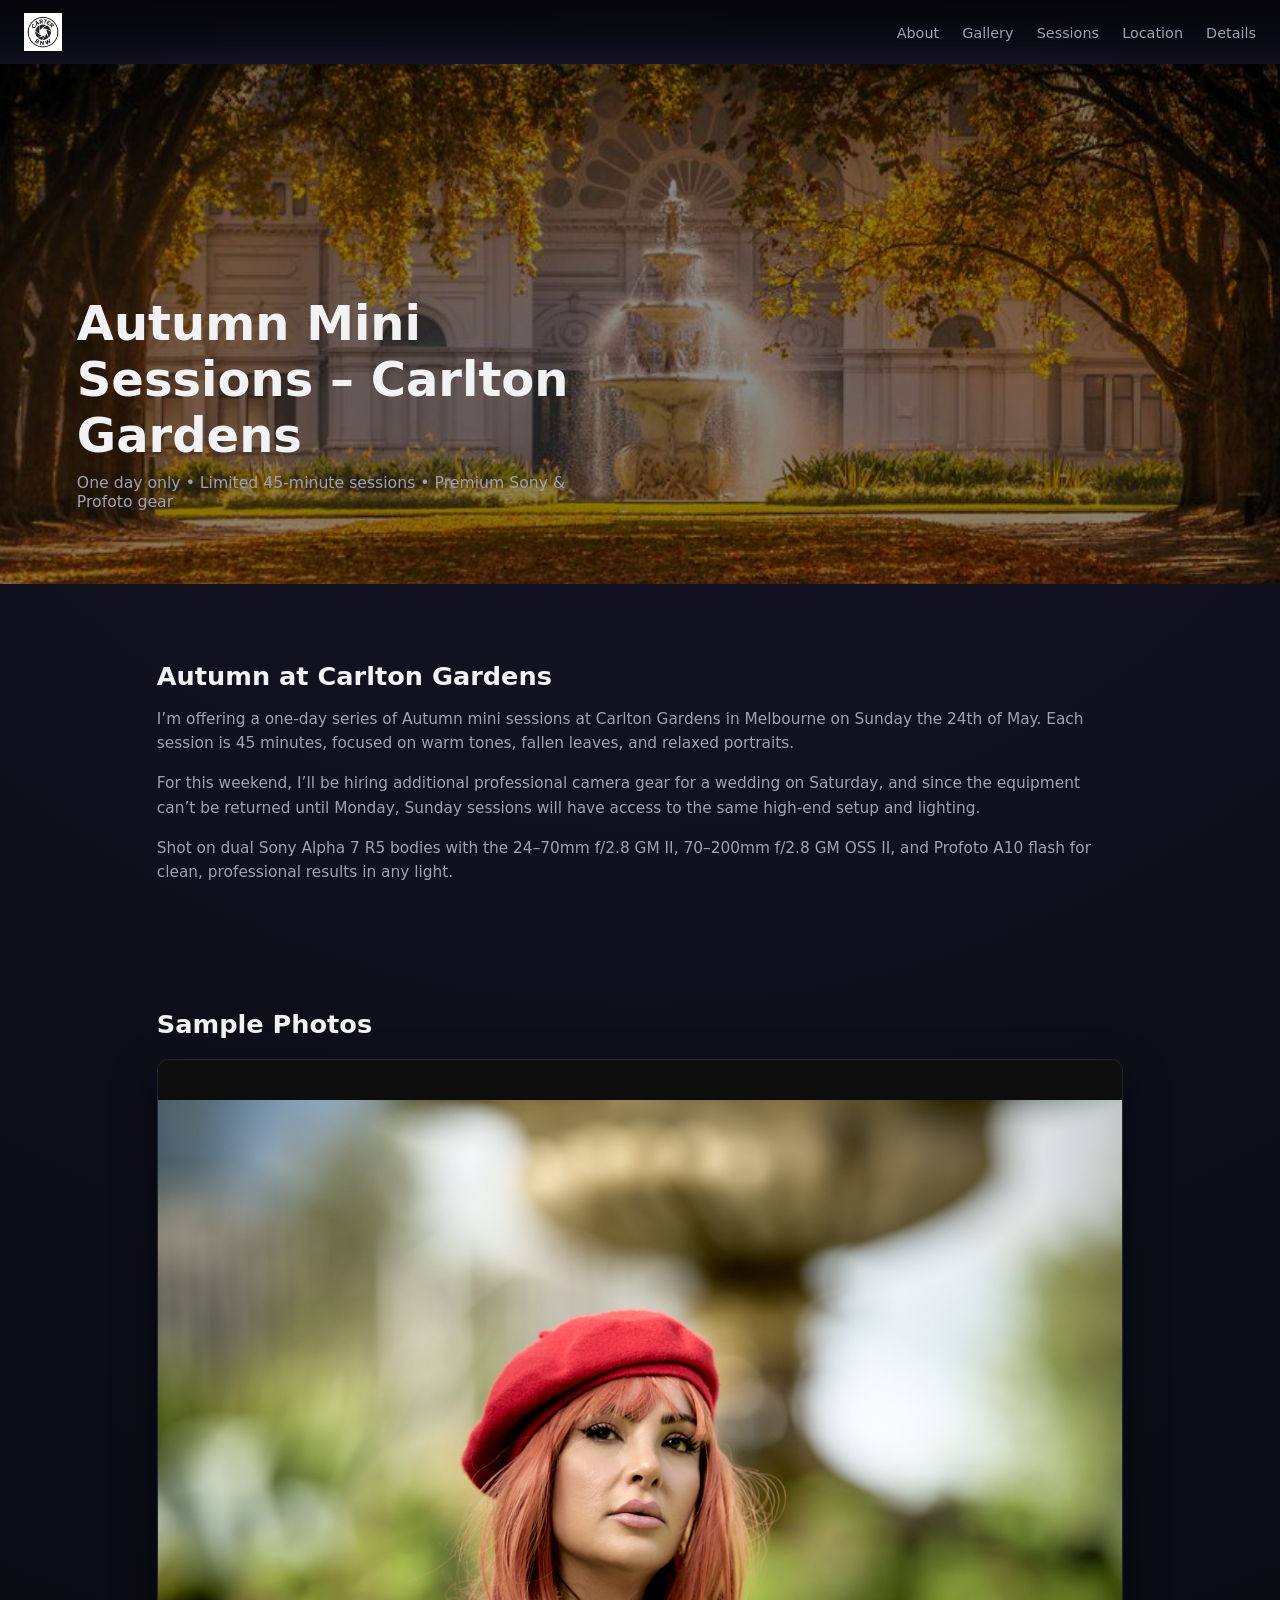
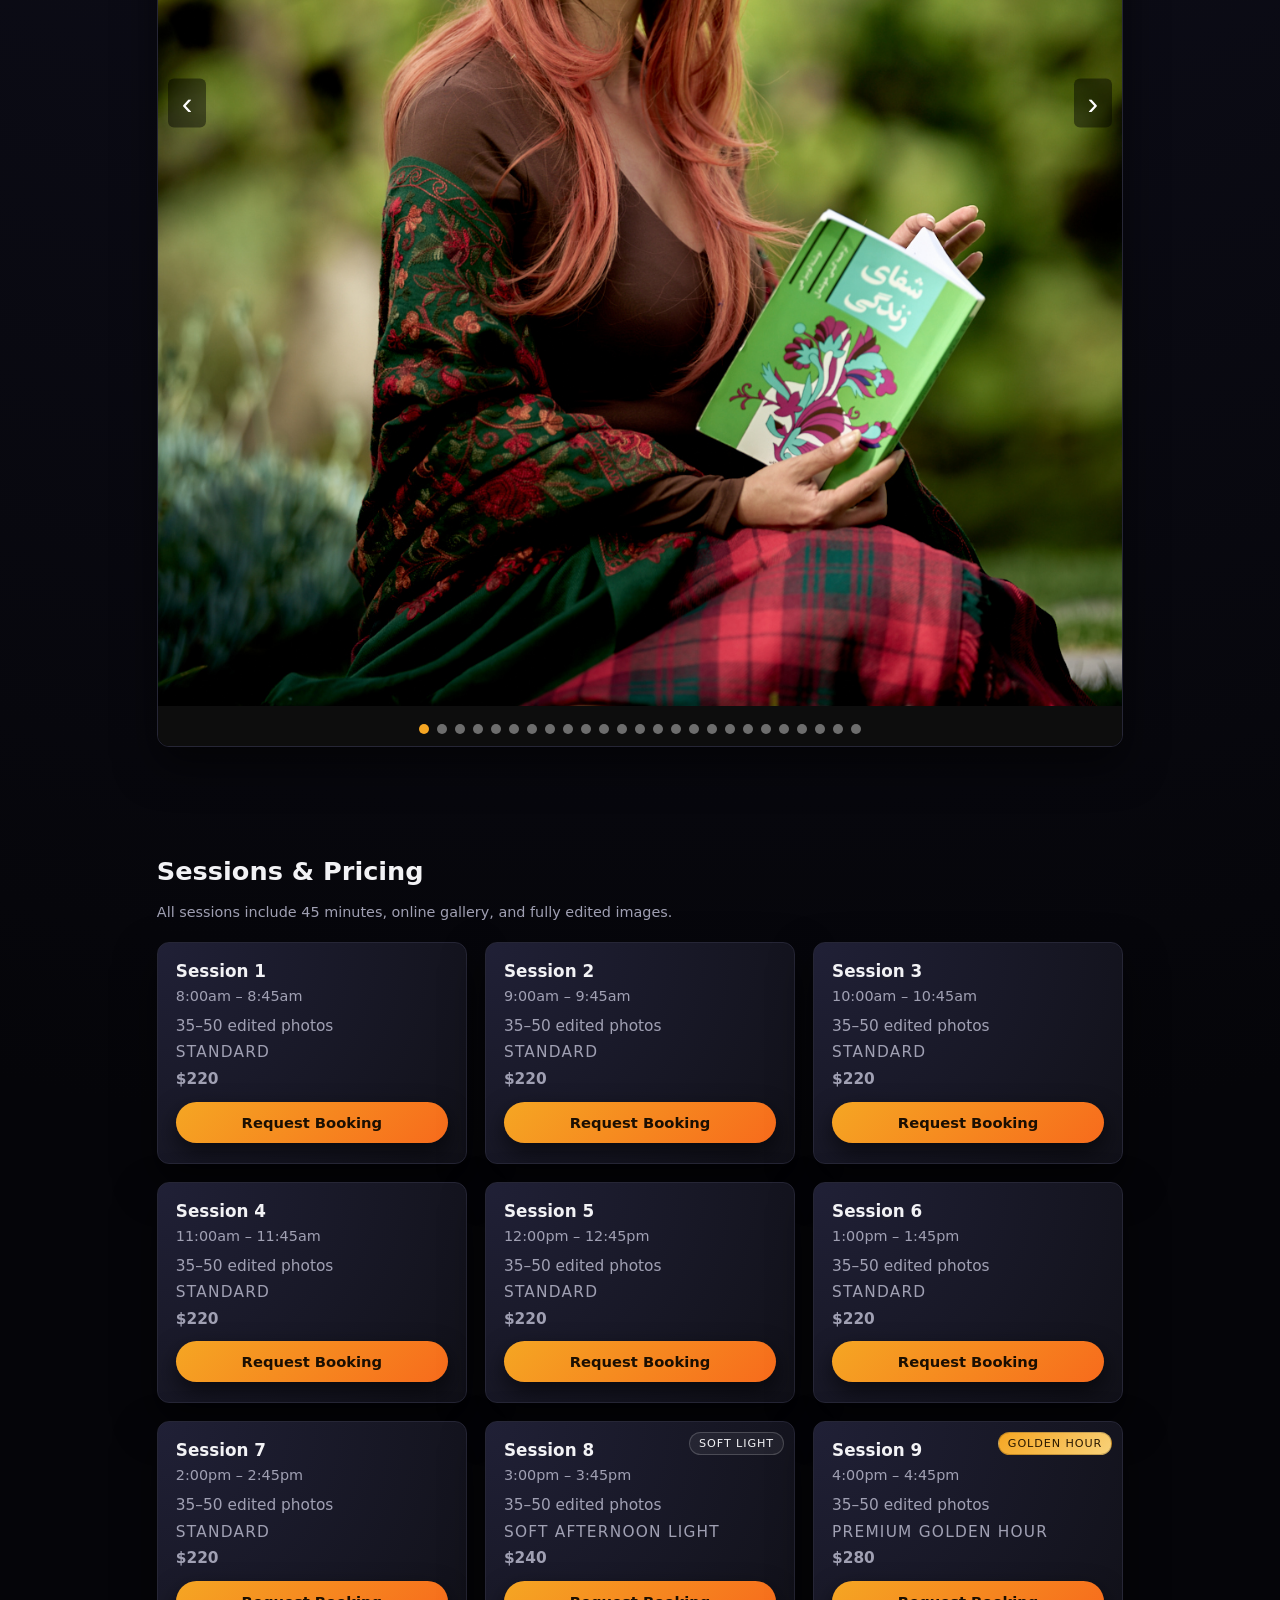
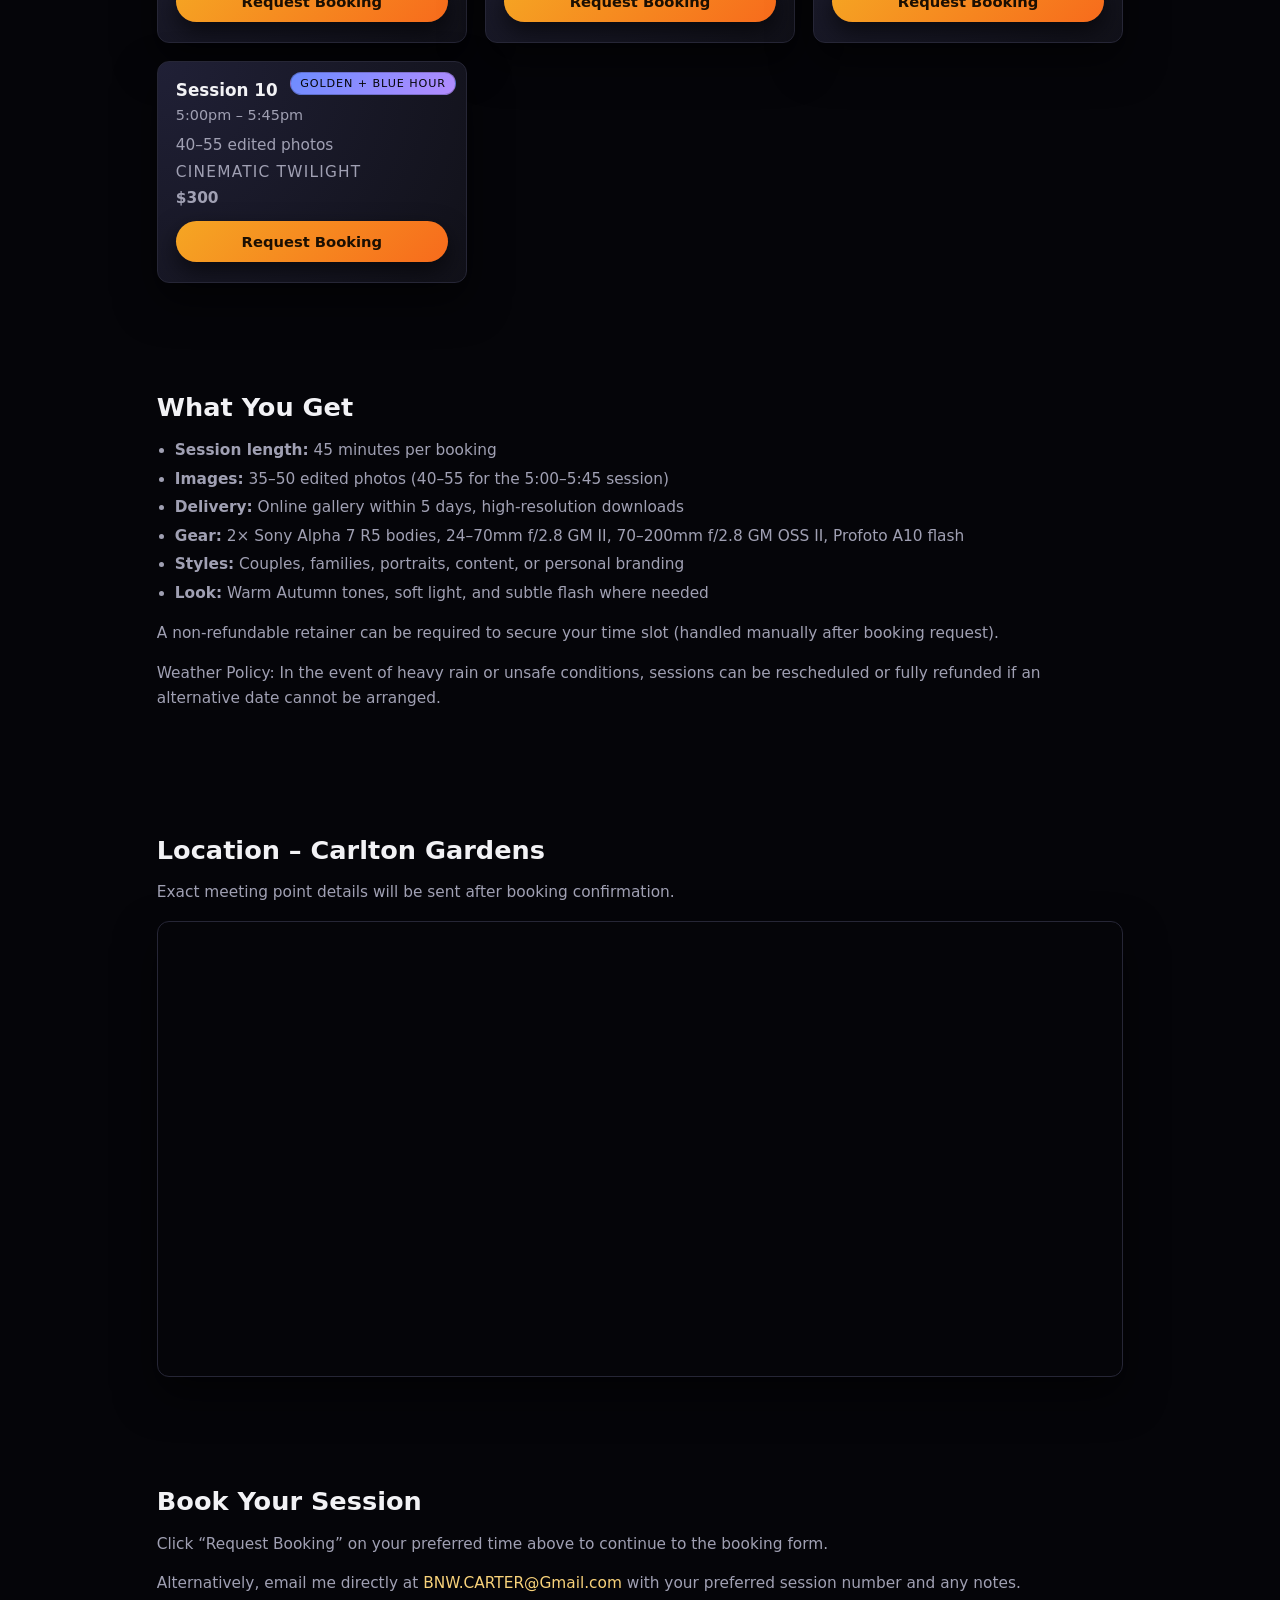
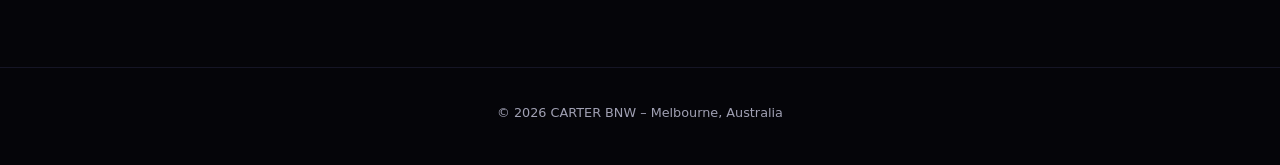
<file: index.html>
<!DOCTYPE html>
<html lang="en">
<head>
  <meta charset="UTF-8">
  <title>Autumn Mini Sessions – Carlton Gardens</title>
  <meta name="viewport" content="width=device-width, initial-scale=1">
  <link rel="stylesheet" href="styles/dark.css">
</head>
<body>
  <header class="site-header">
    <div class="logo">
      <img src="images/logo.png" alt="Logo">
    </div>
    <nav>
      <a href="#about">About</a>
      <a href="#gallery">Gallery</a>
      <a href="#sessions">Sessions</a>
      <a href="#location">Location</a>
      <a href="#details">Details</a>
    </nav>
  </header>

  <section class="banner">
    <img src="images/banner.jpg" alt="Autumn portraits at Carlton Gardens">
    <div class="banner-text">
      <h1>Autumn Mini Sessions – Carlton Gardens</h1>
      <p>One day only • Limited 45‑minute sessions • Premium Sony & Profoto gear</p>
    </div>
  </section>

  <main>
    <section id="about" class="section about">
      <h2>Autumn at Carlton Gardens</h2>
      <p>
        I’m offering a one-day series of Autumn mini sessions at Carlton Gardens in Melbourne on Sunday the 24th of May. Each session is 45 minutes, focused on warm tones, fallen leaves, and relaxed portraits.
      </p>
      <p>
        For this weekend, I’ll be hiring additional professional camera gear for a wedding on Saturday, and since the equipment can’t be returned until Monday, Sunday sessions will have access to the same high-end setup and lighting.
      </p>
      <p>
        Shot on dual Sony Alpha 7 R5 bodies with the 24–70mm f/2.8 GM II, 70–200mm f/2.8 GM OSS II, and Profoto A10 flash for clean, professional results in any light.
      </p>
    </section>

    <!-- GALLERY / CAROUSEL -->
    <section id="gallery" class="section gallery">
      <h2>Sample Photos</h2>

      <div class="carousel">
        <div class="carousel-track"></div>
      
        <button class="carousel-btn prev">‹</button>
        <button class="carousel-btn next">›</button>
      
        <div class="carousel-dots"></div>
      </div>

    </section>

    <!-- SESSIONS -->
    <section id="sessions" class="section sessions">
      <h2>Sessions & Pricing</h2>
      <p class="note">All sessions include 45 minutes, online gallery, and fully edited images.</p>

      <div class="session-grid">

        <div class="session-card">
          <h3>Session 1</h3>
          <p class="time">8:00am – 8:45am</p>
          <p>35–50 edited photos</p>
          <p class="tier standard">Standard</p>
          <p class="price">$220</p>
          <a class="btn-book" href="contact.html?session=Session%201">Request Booking</a>
        </div>

        <div class="session-card">
          <h3>Session 2</h3>
          <p class="time">9:00am – 9:45am</p>
          <p>35–50 edited photos</p>
          <p class="tier standard">Standard</p>
          <p class="price">$220</p>
          <a class="btn-book" href="contact.html?session=Session%202">Request Booking</a>
        </div>

        <div class="session-card">
          <h3>Session 3</h3>
          <p class="time">10:00am – 10:45am</p>
          <p>35–50 edited photos</p>
          <p class="tier standard">Standard</p>
          <p class="price">$220</p>
          <a class="btn-book" href="contact.html?session=Session%203">Request Booking</a>
        </div>

        <div class="session-card">
          <h3>Session 4</h3>
          <p class="time">11:00am – 11:45am</p>
          <p>35–50 edited photos</p>
          <p class="tier standard">Standard</p>
          <p class="price">$220</p>
          <a class="btn-book" href="contact.html?session=Session%204">Request Booking</a>
        </div>

        <div class="session-card">
          <h3>Session 5</h3>
          <p class="time">12:00pm – 12:45pm</p>
          <p>35–50 edited photos</p>
          <p class="tier standard">Standard</p>
          <p class="price">$220</p>
          <a class="btn-book" href="contact.html?session=Session%205">Request Booking</a>
        </div>

        <div class="session-card">
          <h3>Session 6</h3>
          <p class="time">1:00pm – 1:45pm</p>
          <p>35–50 edited photos</p>
          <p class="tier standard">Standard</p>
          <p class="price">$220</p>
          <a class="btn-book" href="contact.html?session=Session%206">Request Booking</a>
        </div>

        <div class="session-card">
          <h3>Session 7</h3>
          <p class="time">2:00pm – 2:45pm</p>
          <p>35–50 edited photos</p>
          <p class="tier standard">Standard</p>
          <p class="price">$220</p>
          <a class="btn-book" href="contact.html?session=Session%207">Request Booking</a>
        </div>

        <div class="session-card soft">
          <div class="badge">Soft Light</div>
          <h3>Session 8</h3>
          <p class="time">3:00pm – 3:45pm</p>
          <p>35–50 edited photos</p>
          <p class="tier soft-tier">Soft Afternoon Light</p>
          <p class="price">$240</p>
          <a class="btn-book" href="contact.html?session=Session%208">Request Booking</a>
        </div>

        <div class="session-card golden">
          <div class="badge badge-golden">Golden Hour</div>
          <h3>Session 9</h3>
          <p class="time">4:00pm – 4:45pm</p>
          <p>35–50 edited photos</p>
          <p class="tier golden-tier">Premium Golden Hour</p>
          <p class="price">$280</p>
          <a class="btn-book" href="contact.html?session=Session%209">Request Booking</a>
        </div>

        <div class="session-card twilight">
          <div class="badge badge-twilight">Golden + Blue Hour</div>
          <h3>Session 10</h3>
          <p class="time">5:00pm – 5:45pm</p>
          <p>40–55 edited photos</p>
          <p class="tier twilight-tier">Cinematic Twilight</p>
          <p class="price">$300</p>
          <a class="btn-book" href="contact.html?session=Session%2010">Request Booking</a>
        </div>

      </div>
    </section>

    <!-- DETAILS -->
    <section id="details" class="section details">
      <h2>What You Get</h2>
      <ul>
        <li><strong>Session length:</strong> 45 minutes per booking</li>
        <li><strong>Images:</strong> 35–50 edited photos (40–55 for the 5:00–5:45 session)</li>
        <li><strong>Delivery:</strong> Online gallery within 5 days, high‑resolution downloads</li>
        <li><strong>Gear:</strong> 2× Sony Alpha 7 R5 bodies, 24–70mm f/2.8 GM II, 70–200mm f/2.8 GM OSS II, Profoto A10 flash</li>
        <li><strong>Styles:</strong> Couples, families, portraits, content, or personal branding</li>
        <li><strong>Look:</strong> Warm Autumn tones, soft light, and subtle flash where needed</li>
      </ul>
      <p class="small-print">
        A non‑refundable retainer can be required to secure your time slot (handled manually after booking request).
      </p>
      <p>
        Weather Policy: In the event of heavy rain or unsafe conditions, sessions can be rescheduled or fully refunded if an alternative date cannot be arranged.
      </p>
    </section>

    <!-- LOCATION -->
    <section id="location" class="section location">
      <h2>Location – Carlton Gardens</h2>
      <p>Exact meeting point details will be sent after booking confirmation.</p>
      <div class="map-container">
        <iframe src="https://www.google.com/maps/embed?pb=!1m14!1m12!1m3!1d1790.1351365783528!2d144.97122502789657!3d-37.80608184122138!2m3!1f0!2f0!3f0!3m2!1i1024!2i768!4f13.1!5e0!3m2!1sen!2sau!4v1779020927072!5m2!1sen!2sau"
          width="100%" height="450" style="border:0;" allowfullscreen loading="lazy"
          referrerpolicy="no-referrer-when-downgrade"></iframe>
      </div>
    </section>

    <!-- CONTACT -->
    <section class="section contact">
      <h2>Book Your Session</h2>
      <p>
        Click “Request Booking” on your preferred time above to continue to the booking form.
      </p>
      <p>
        Alternatively, email me directly at
        <a href="mailto:BNW.CARTER@Gmail.com">BNW.CARTER@Gmail.com</a>
        with your preferred session number and any notes.
      </p>
    </section>
  </main>

  <footer class="site-footer">
    <p>© <span id="year"></span> CARTER BNW – Melbourne, Australia</p>
  </footer>

  <script src="scripts/main.js"></script>
</body>
</html>
</file>
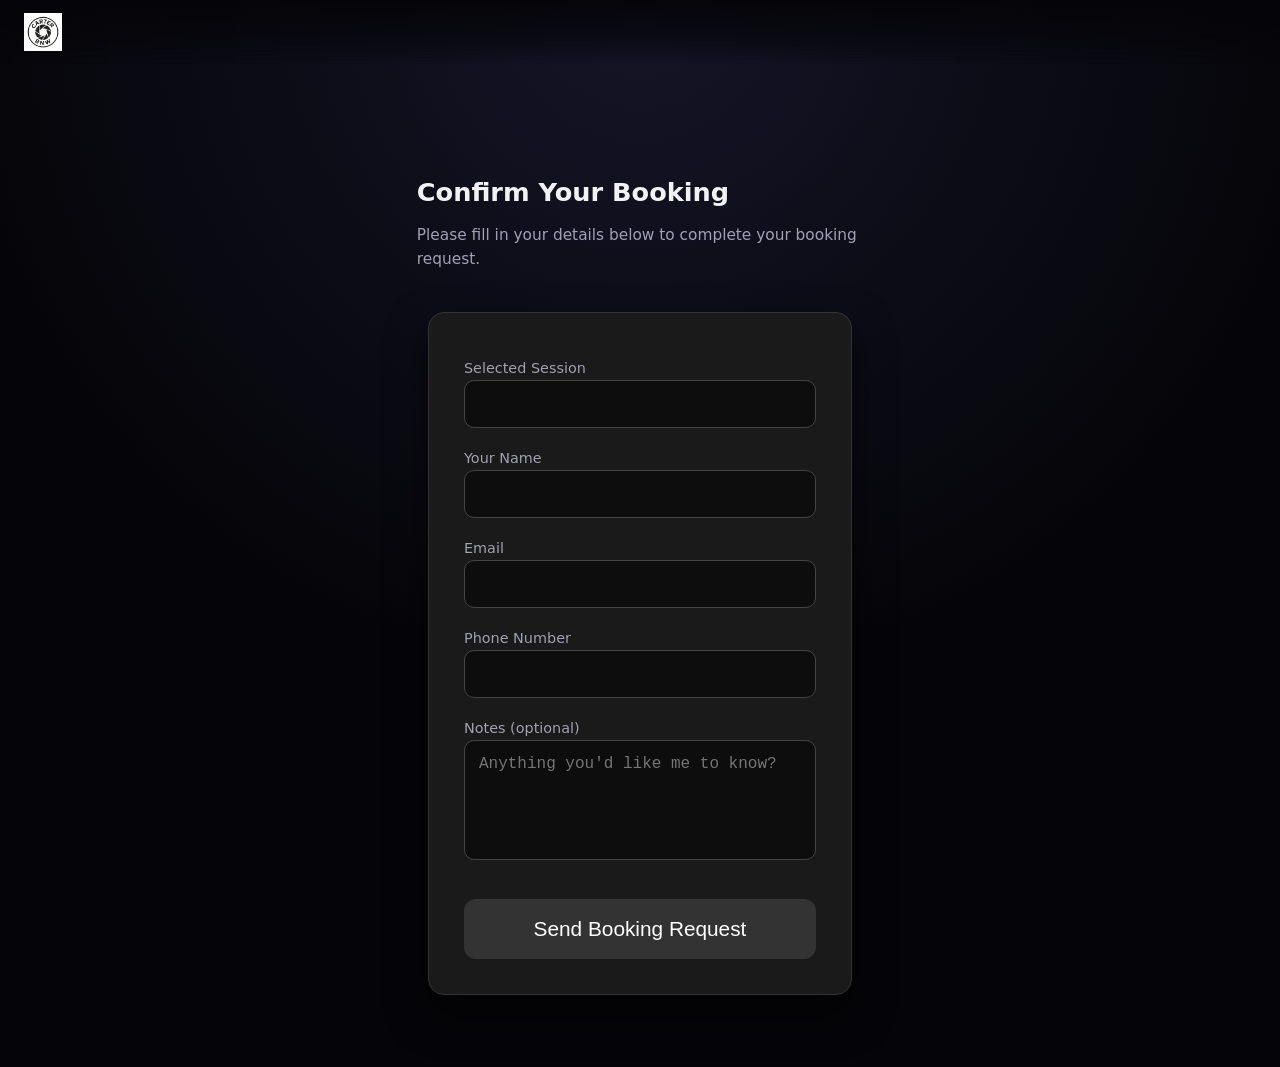
<file: contact.html>
<!DOCTYPE html>
<html lang="en">
<head>
  <meta charset="UTF-8">
  <title>Confirm Booking</title>
  <meta name="viewport" content="width=device-width, initial-scale=1">
  <link rel="stylesheet" href="styles/dark.css">

  <style>
    .form-box {
      width: 95%;
      max-width: 600px;
      margin: 40px auto;
      background: #1a1a1a;
      padding: 35px;
      border-radius: 16px;
      border: 1px solid #333;
      animation: fadeIn 0.6s ease;
      box-sizing: border-box;
    }

    @keyframes fadeIn {
      from { opacity: 0; transform: translateY(10px); }
      to { opacity: 1; transform: translateY(0); }
    }

    label {
      display: block;
      margin-top: 18px;
      margin-bottom: 6px;
      font-size: 1.1rem;
      color: #f2f2f2;
    }

    input, textarea {
      width: 100%;
      padding: 16px;
      border-radius: 10px;
      border: 1px solid #444;
      background: #0d0d0d;
      color: #fff;
      font-size: 1.1rem;
      transition: 0.25s;
      box-sizing: border-box;
    }

    input:focus, textarea:focus {
      border-color: #fff;
      outline: none;
      background: #111;
    }

    textarea {
      height: 140px;
      resize: none;
    }

    button {
      margin-top: 25px;
      padding: 18px;
      width: 100%;
      background: #333;
      color: #fff;
      border: none;
      border-radius: 12px;
      font-size: 1.3rem;
      cursor: pointer;
      transition: 0.25s;
    }

    button:hover {
      background: #444;
    }
  </style>
</head>

<body>

<header class="site-header">
  <div class="logo">
    <img src="images/logo.png" alt="Logo">
  </div>
</header>

<section class="section" style="margin-top:100px; max-width:600px;">
  <h2>Confirm Your Booking</h2>
  <p>Please fill in your details below to complete your booking request.</p>

  <form action="https://usebasin.com/f/2f58921fea0f" method="POST" class="form-box">

    <!-- Spam protection -->
    <input type="text" name="website" style="display:none">

    <label>Selected Session</label>
    <input type="text" id="session" name="Session" readonly>

    <label>Your Name</label>
    <input type="text" name="Name" required>

    <label>Email</label>
    <input type="email" name="Email" required>

    <label>Phone Number</label>
    <input type="tel" name="Phone" required>

    <label>Notes (optional)</label>
    <textarea name="Notes" placeholder="Anything you'd like me to know?"></textarea>

    <button type="submit">Send Booking Request</button>
  </form>
</section>

<script>
  // Read session from URL
  const params = new URLSearchParams(window.location.search);
  const session = params.get("session");

  if (session) {
    document.getElementById("session").value = decodeURIComponent(session);
  }
</script>

</body>
</html>
</file>
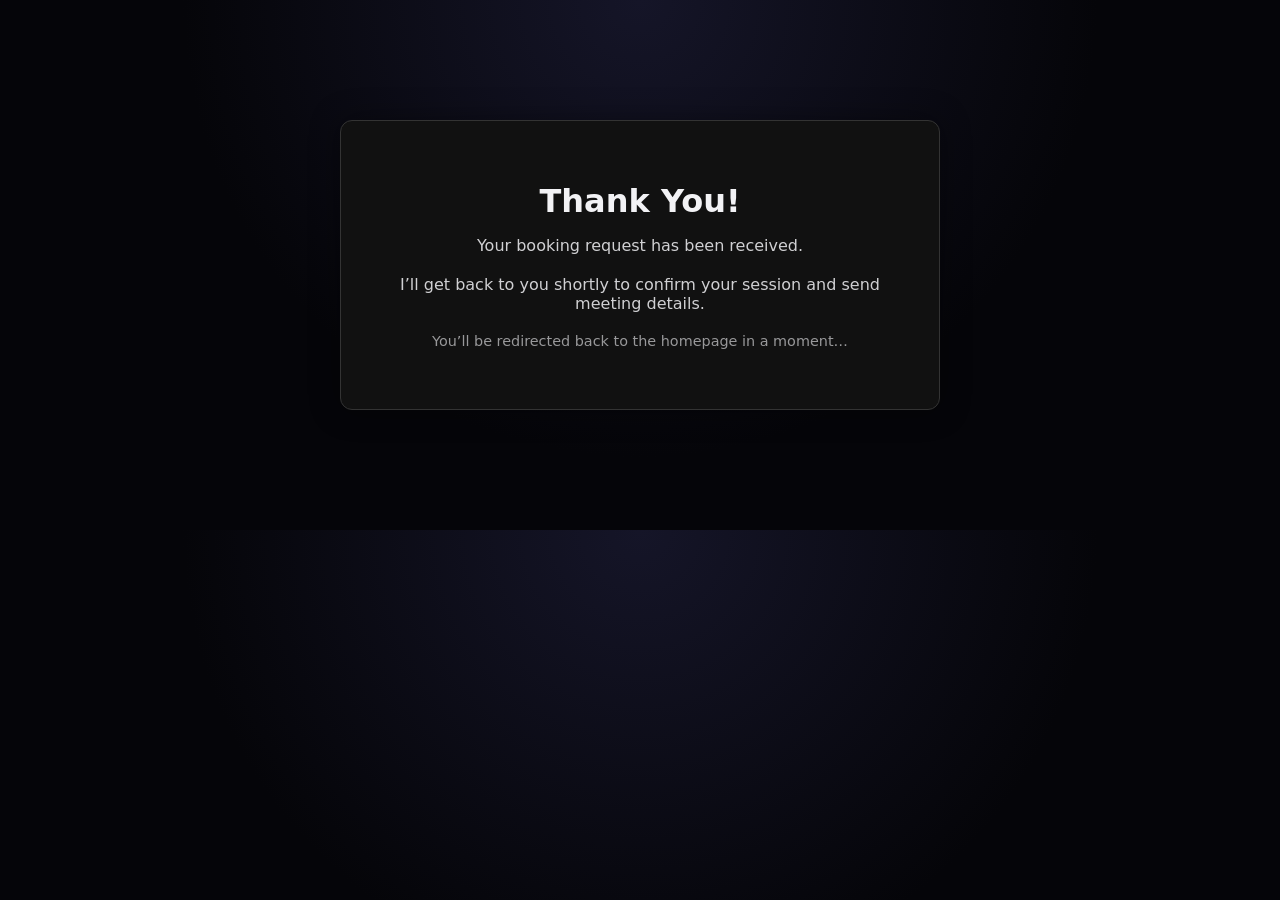
<file: thankyou.html>
<!DOCTYPE html>
<html lang="en">
<head>
  <meta charset="UTF-8">
  <title>Thank You – Booking Received</title>
  <meta name="viewport" content="width=device-width, initial-scale=1">
  <link rel="stylesheet" href="styles/dark.css">

  <style>
    body {
      text-align: center;
      padding: 120px 20px;
    }

    .thank-box {
      max-width: 600px;
      margin: auto;
      background: #111;
      padding: 40px;
      border-radius: 12px;
      border: 1px solid #333;
      box-shadow: 0 0 30px rgba(0,0,0,0.4);
      animation: fadeIn 0.8s ease-out;
    }

    h1 {
      margin-bottom: 10px;
    }

    p {
      opacity: 0.85;
      margin-bottom: 20px;
    }

    .small {
      font-size: 0.9rem;
      opacity: 0.6;
    }

    @keyframes fadeIn {
      from { opacity: 0; transform: translateY(20px); }
      to { opacity: 1; transform: translateY(0); }
    }
  </style>

  <script>
    // Auto redirect after 5 seconds
    setTimeout(() => {
      window.location.href = "index.html#sessions";
    }, 5000);
  </script>
</head>

<body>

  <div class="thank-box">
    <h1>Thank You!</h1>
    <p>Your booking request has been received.</p>
    <p>I’ll get back to you shortly to confirm your session and send meeting details.</p>
    <p class="small">You’ll be redirected back to the homepage in a moment…</p>
  </div>

</body>
</html>
</file>
<file: styles/dark.css>
:root {
  --bg: #050509;
  --bg-elevated: #111119;
  --bg-soft: #181824;
  --text: #f2f2f5;
  --muted: #a0a0b3;
  --accent: #f5a623;
  --accent-soft: #f8d27a;
  --accent-twilight: #6c8cff;
  --border-subtle: #262636;
  --radius: 12px;
  --shadow-soft: 0 18px 40px rgba(0, 0, 0, 0.55);
}

*,
*::before,
*::after {
  box-sizing: border-box;
}

body {
  margin: 0;
  font-family: system-ui, -apple-system, BlinkMacSystemFont, "Inter", sans-serif;
  background: radial-gradient(circle at top, #151528 0, #050509 55%);
  color: var(--text);
}

/* Header */

.site-header {
  position: fixed;
  top: 0;
  left: 0;
  right: 0;
  height: 64px;
  display: flex;
  align-items: center;
  justify-content: space-between;
  padding: 0 24px;
  background: linear-gradient(to bottom, rgba(5,5,9,0.96), rgba(5,5,9,0.7), transparent);
  backdrop-filter: blur(18px);
  z-index: 20;
}

.logo img {
  height: 38px;
  width: auto;
  display: block;
  filter: brightness(1.1);
}

.site-header nav a {
  color: var(--muted);
  text-decoration: none;
  margin-left: 18px;
  font-size: 0.9rem;
  transition: color 0.2s ease;
}

.site-header nav a:hover {
  color: var(--text);
}

/* Banner */

.banner {
  position: relative;
  margin-top: 64px;
  height: 60vh;
  min-height: 360px;
  max-height: 520px;
  overflow: hidden;
}

.banner img {
  width: 100%;
  height: 100%;
  object-fit: cover;
  object-position: center; 
  filter: brightness(55%) contrast(1.05);
  transform: scale(1.03);
}

.banner-text {
  position: absolute;
  left: 6%;
  bottom: 14%;
  max-width: 520px;
}

.banner-text h1 {
  font-size: clamp(2.2rem, 4vw, 3rem);
  margin: 0 0 10px;
}

.banner-text p {
  margin: 0;
  color: var(--muted);
  font-size: 0.98rem;
}

/* Sections */

.section {
  padding: 56px 6% 32px;
  max-width: 1120px;
  margin: 0 auto;
}

.section h2 {
  font-size: 1.6rem;
  margin-bottom: 12px;
}

.section p,
.section li {
  color: var(--muted);
  line-height: 1.6;
  font-size: 0.96rem;
}

/* Gallery / Carousel */

.gallery h2 {
  margin-bottom: 20px;
}

.carousel {
  position: relative;
  overflow: hidden;
  border-radius: var(--radius);
  border: 1px solid var(--border-subtle);
  box-shadow: var(--shadow-soft);
}

.carousel-track {
  display: flex;
  transition: transform 0.4s ease;
}

.carousel-track img {
  width: 100%;
  height: auto;
  object-fit: contain;
  flex-shrink: 0;
  background: #0d0d0d;
}



.carousel-btn {
  position: absolute;
  top: 50%;
  transform: translateY(-50%);
  background: rgba(0,0,0,0.45);
  border: none;
  color: white;
  font-size: 2rem;
  padding: 6px 14px;
  cursor: pointer;
  border-radius: 6px;
  z-index: 10;
  transition: background 0.2s ease;
}

.carousel-btn:hover {
  background: rgba(0,0,0,0.7);
}

.carousel-btn.prev { left: 10px; }
.carousel-btn.next { right: 10px; }

.carousel-dots {
  position: absolute;
  bottom: 12px;
  width: 100%;
  display: flex;
  justify-content: center;
  gap: 8px;
}

.carousel-dots div {
  width: 10px;
  height: 10px;
  background: rgba(255,255,255,0.4);
  border-radius: 50%;
  cursor: pointer;
  transition: background 0.2s ease;
}

.carousel-dots .active {
  background: var(--accent);
}

/* Sessions */

.sessions .note {
  margin-bottom: 18px;
  font-size: 0.9rem;
  color: var(--muted);
}

.session-grid {
  display: grid;
  grid-template-columns: repeat(auto-fit, minmax(230px, 1fr));
  gap: 18px;
}

.session-card {
  background: radial-gradient(circle at top left, #202036, var(--bg-elevated));
  border-radius: var(--radius);
  padding: 18px 18px 20px;
  border: 1px solid var(--border-subtle);
  box-shadow: var(--shadow-soft);
  position: relative;
  overflow: hidden;
}

.session-card h3 {
  margin: 0 0 4px;
  font-size: 1.05rem;
}

.session-card .time {
  margin: 0 0 6px;
  font-size: 0.9rem;
  color: var(--muted);
}

.session-card p {
  margin: 2px 0;
}

.tier {
  font-size: 0.8rem;
  text-transform: uppercase;
  letter-spacing: 0.08em;
  color: var(--muted);
}

.price {
  margin-top: 8px;
  font-weight: 600;
  font-size: 1.05rem;
}

.badge {
  position: absolute;
  top: 10px;
  right: 10px;
  font-size: 0.7rem;
  text-transform: uppercase;
  letter-spacing: 0.08em;
  padding: 4px 9px;
  border-radius: 999px;
  background: rgba(255,255,255,0.06);
  border: 1px solid rgba(255,255,255,0.18);
}

.badge-golden {
  background: linear-gradient(135deg, #f5a623, #f8d27a);
  color: #2b1a00;
  border-color: rgba(0,0,0,0.2);
}

.badge-twilight {
  background: linear-gradient(135deg, #6c8cff, #b38cff);
  color: #050509;
  border-color: rgba(0,0,0,0.2);
}

.golden-tier {
  color: var(--accent-soft);
}

.twilight-tier {
  color: var(--accent-twilight);
}

/* Buttons */

.btn-book {
  display: block;              /* ensures perfect button shape */
  text-align: center;          /* centers text inside <a> */
  margin-top: 10px;
  width: 100%;
  padding: 12px 0;             /* better vertical balance */
  border-radius: 999px;
  border: none;
  cursor: pointer;
  font-size: 0.92rem;
  font-weight: 600;
  text-decoration: none;       /* removes underline on <a> */
  background: linear-gradient(135deg, #f5a623, #f76b1c);
  color: #1b0f02;
  box-shadow: 0 10px 25px rgba(0,0,0,0.6);
  transition: transform 0.12s ease, box-shadow 0.12s ease, filter 0.12s ease;
}

.btn-book:hover {
  transform: translateY(-1px);
  box-shadow: 0 14px 30px rgba(0,0,0,0.7);
  filter: brightness(1.05);
}


/* Details */

.details ul {
  padding-left: 18px;
}

.details li {
  margin-bottom: 4px;
}

.small-print {
  margin-top: 10px;
  font-size: 0.8rem;
  color: var(--muted);
}

/* Map */

.map-container {
  margin-top: 16px;
  border-radius: var(--radius);
  overflow: hidden;
  box-shadow: var(--shadow-soft);
  border: 1px solid var(--border-subtle);
}

/* Contact */

.contact a {
  color: var(--accent-soft);
  text-decoration: none;
}

.contact a:hover {
  text-decoration: underline;
}
.form-box {
  background: var(--bg-elevated);
  padding: 30px;
  border-radius: var(--radius);
  border: 1px solid var(--border-subtle);
  box-shadow: var(--shadow-soft);
  margin-top: 20px;
}

.form-box label {
  display: block;
  margin-top: 12px;
  margin-bottom: 4px;
  font-size: 0.9rem;
  color: var(--muted);
}

.form-box input,
.form-box textarea {
  width: 100%;
  padding: 14px;
  border-radius: 10px;
  border: 1px solid #444;
  background: #0d0d0d;
  color: #fff;
  font-size: 1rem;
  margin-bottom: 10px;
}

.form-box textarea {
  height: 120px;
  resize: none;
}

/* Footer */

.site-footer {
  padding: 24px 6% 32px;
  text-align: center;
  font-size: 0.8rem;
  color: var(--muted);
  border-top: 1px solid #151525;
  margin-top: 24px;
}

/* Responsive */

@media (max-width: 720px) {
  .site-header {
    padding: 0 14px;
  }

  .site-header nav {
    display: none;
  }

  .banner-text {
    left: 7%;
    right: 7%;
    bottom: 12%;
  }

  .section {
    padding-inline: 7%;
  }

  .carousel-track img {
    height: 320px;
  }
}
</file>
